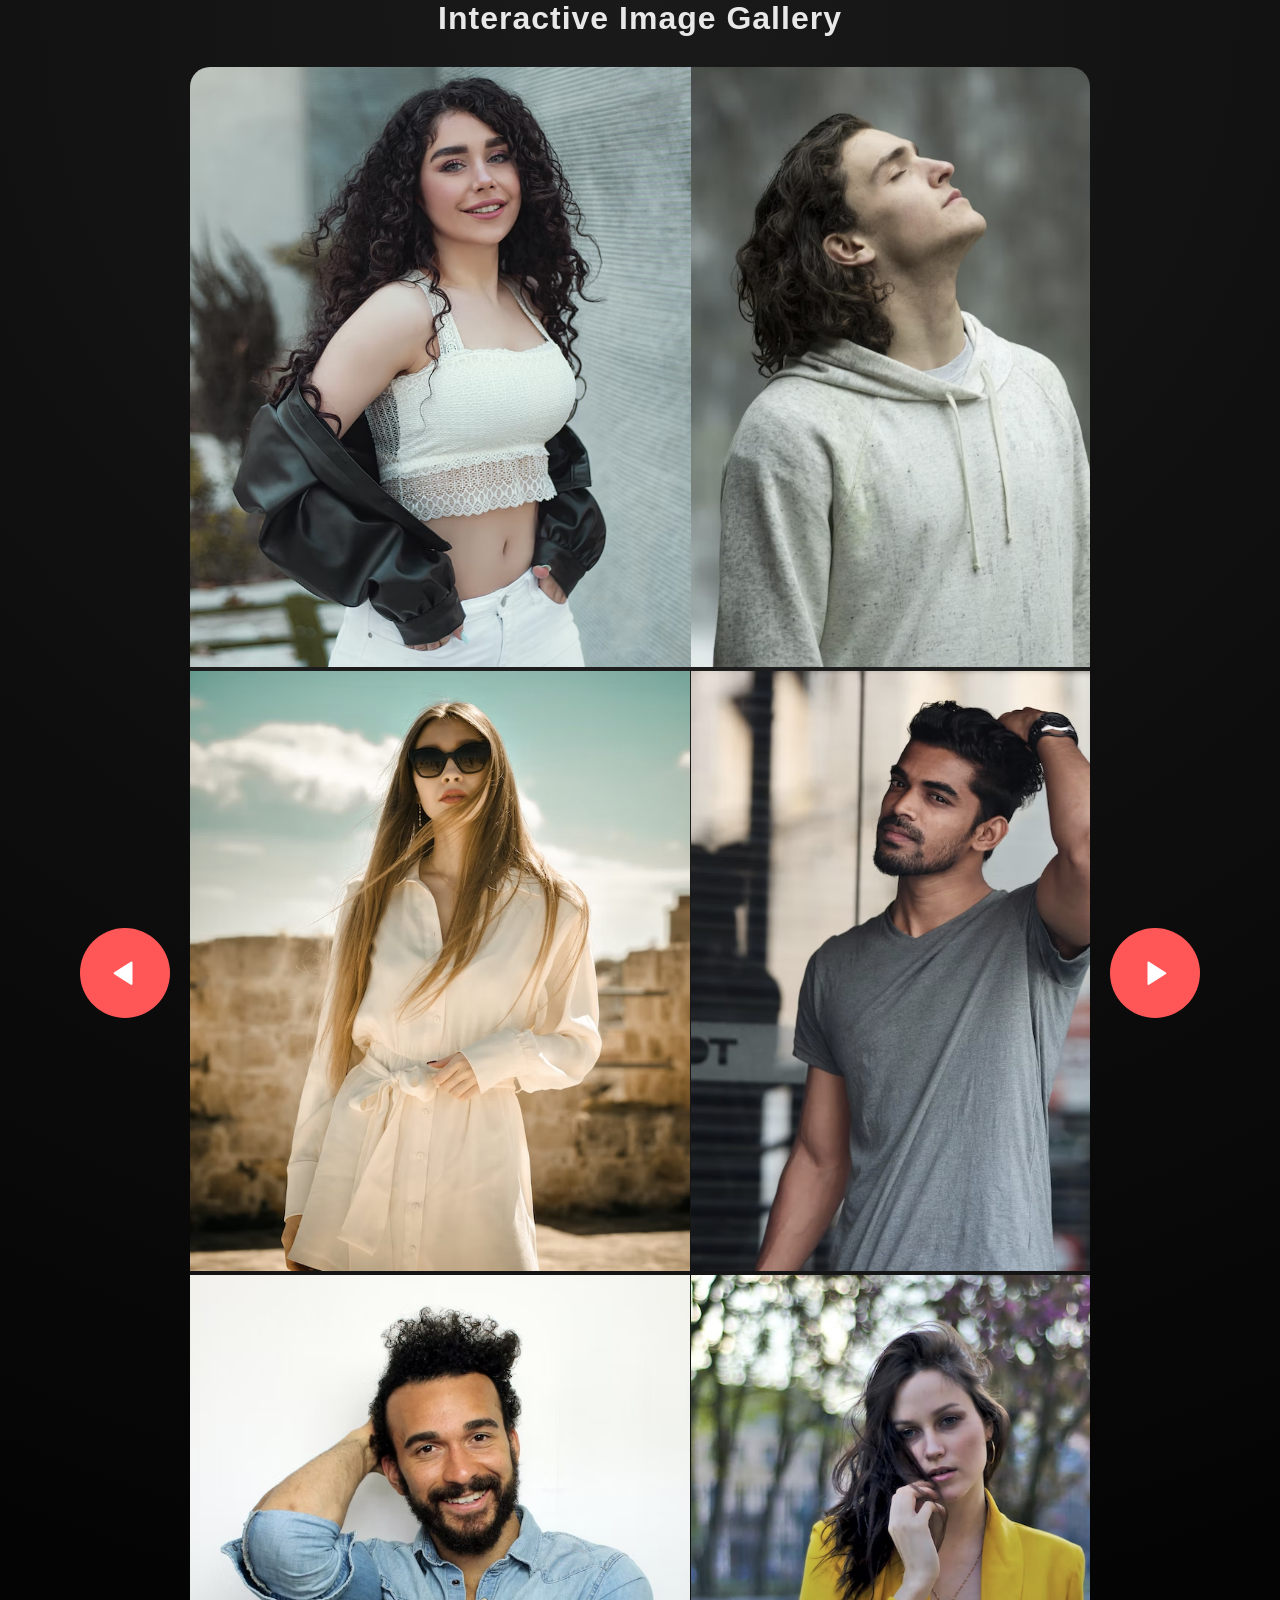
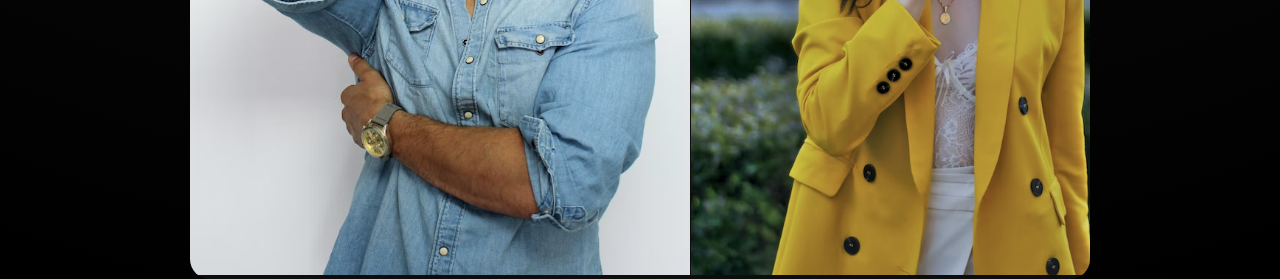
<file: index.html>
<!DOCTYPE html>
<html lang="en">
<head>
  <meta charset="UTF-8" />
  <meta name="viewport" content="width=device-width, initial-scale=1.0"/>
  <link rel="stylesheet" href="style.css" />
  <title>Image Gallery</title>
</head>
<body>
   <h1 class="title">Interactive Image Gallery</h1>
  <div  class="gallery-wrap" >
    <img src="./back.png" alt="Back" id="backBtn" />
    
    <div class="gallery" id="gallery">
      <div>
        <span><img src="./image-1.png" alt="Image 1" /></span>
        <span><img src="./image-2.png" alt="Image 2" /></span>
        <span><img src="./image-3.png" alt="Image 3" /></span>
      </div>
      <div>
        <span><img src="./image-4.png" alt="Image 4" /></span>
        <span><img src="./image-5.png" alt="Image 5" /></span>
        <span><img src="./image-6.png" alt="Image 6" /></span>
        
      </div>
    </div>
    
   <img src="./next.png" alt="Next" id="nextBtn" />
  </div>

  <script src="script.js"></script>
</body>
</html>
</file>
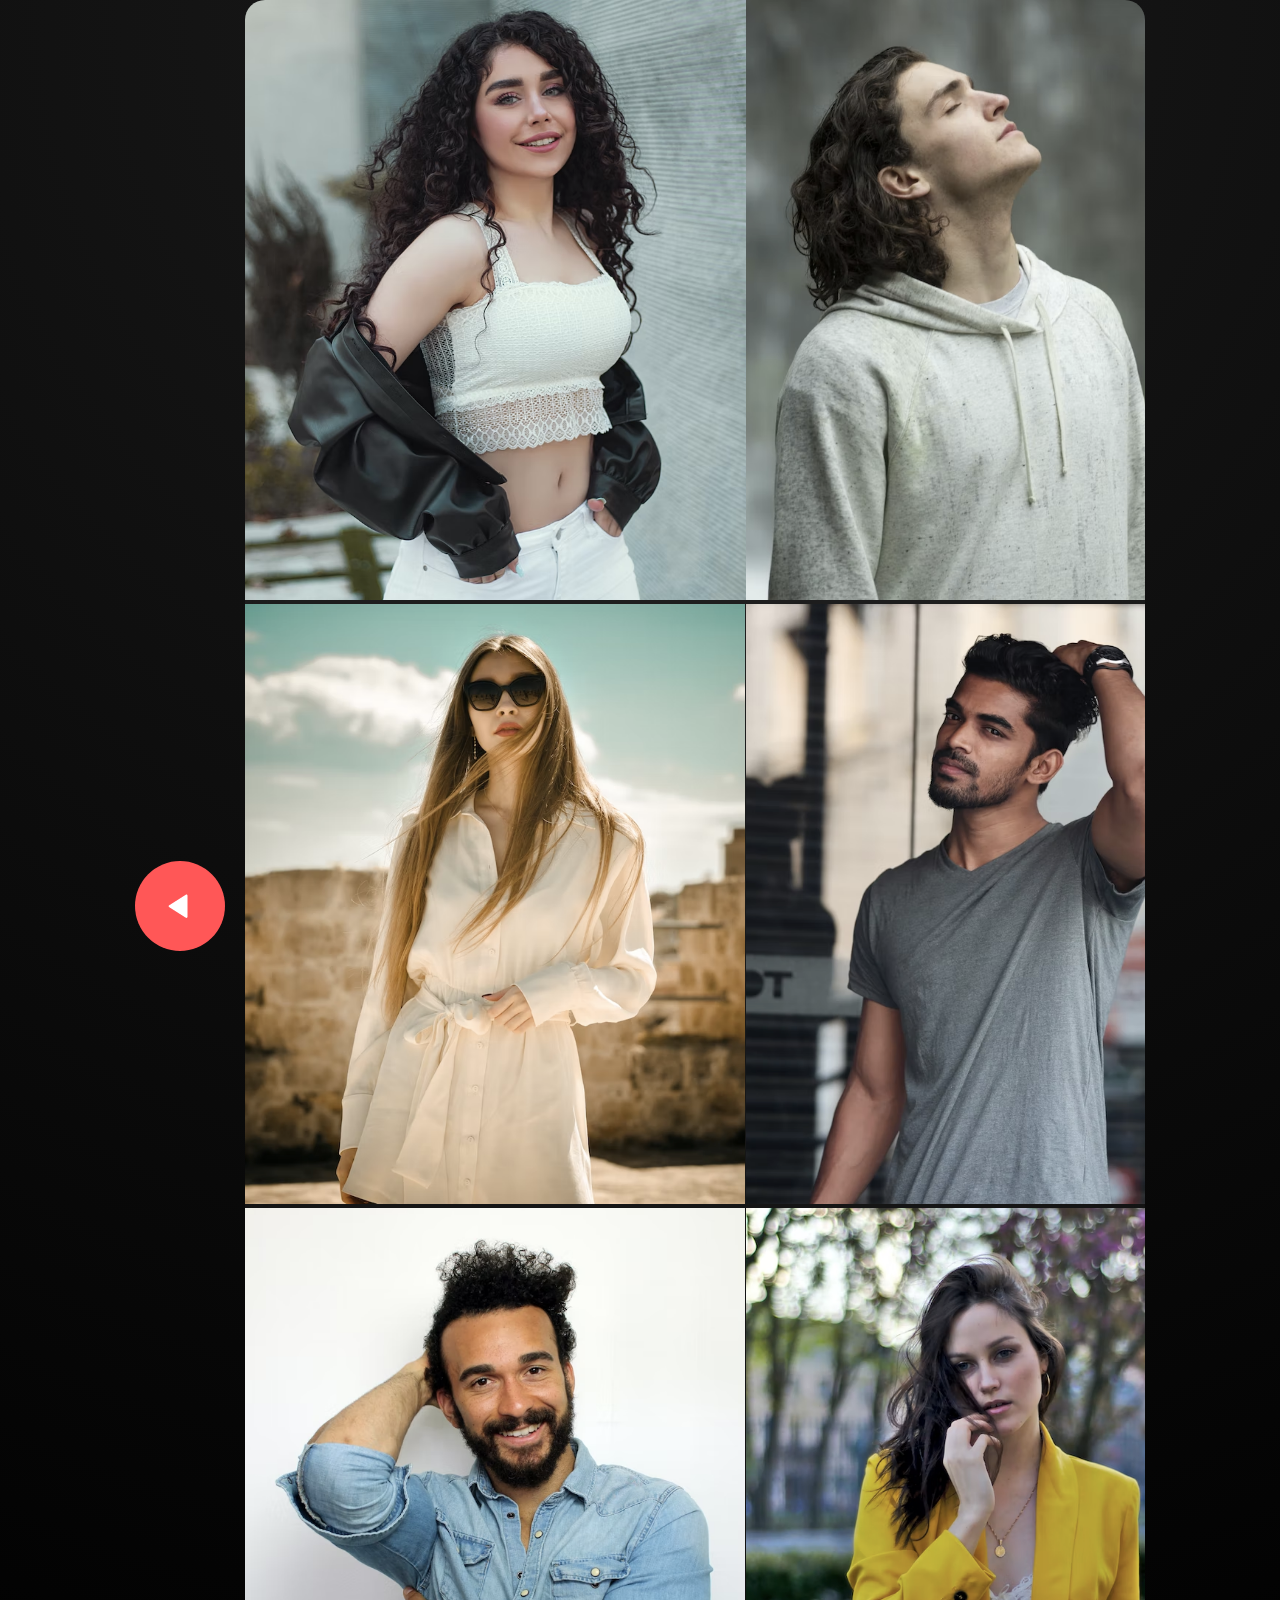
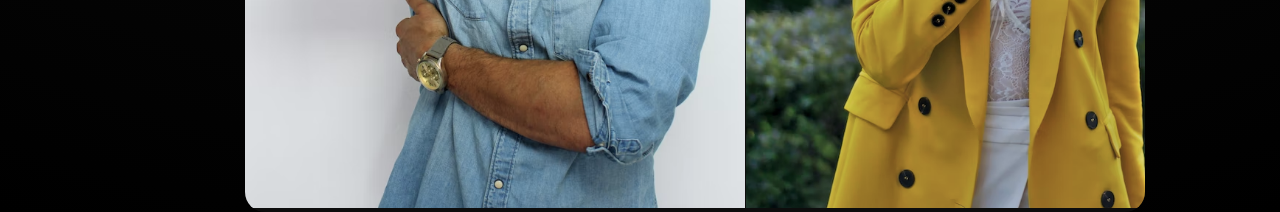
<file: Data.html>
<!DOCTYPE html>
<html lang="en">
<head>
  <meta charset="UTF-8" />
  <meta name="viewport" content="width=device-width, initial-scale=1.0"/>
  <link rel="stylesheet" href="style.css" />
  <title>Image Gallery</title>
</head>
<body>
  <div class="gallery-wrap">
    <img src="./back.png" alt="Back" id="backBtn" />
    
    <div class="gallery">
      <div>
        <span><img src="./image-1.png" alt="Image 1" /></span>
        <span><img src="./image-2.png" alt="Image 2" /></span>
        <span><img src="./image-3.png" alt="Image 3" /></span>
      </div>
      <div>
        <span><img src="./image-4.png" alt="Image 4" /></span>
        <span><img src="./image-5.png" alt="Image 5" /></span>
        <span><img src="./image-6.png" alt="Image 6" /></span>
      </div>
    </div>
    
    <img src="./next.png" alt
</file>
<file: style.css>
* {
  margin: 0;
  padding: 0;
  box-sizing: border-box;
  font-family: "Poppins", sans-serif;
}

body {
  background: radial-gradient(circle at top, #1a1a1a, #000);
  min-height: 100vh;
  display: flex;
  flex-direction: column;
  align-items: center;
  justify-content: center;
  color: #fff;
}

/* Title */
.title {
  margin-bottom: 30px;
  font-size: 2rem;
  letter-spacing: 1px;
  opacity: 0.9;
}

/* Wrapper */
.gallery-wrap {
  display: flex;
  align-items: center;
  gap: 20px;
}

/* Navigation Buttons */
.nav-btn {
  width: 50px;
  height: 50px;
  border-radius: 50%;
  border: none;
  background: rgba(255, 255, 255, 0.1);
  color: white;
  font-size: 1.2rem;
  cursor: pointer;
  backdrop-filter: blur(10px);
  transition: all 0.3s ease;
}

.nav-btn:hover {
  background: rgba(255, 255, 255, 0.25);
  transform: scale(1.15);
}

/* Gallery */
.gallery {
  width: 900px;
  overflow-x: scroll;
  display: flex;
  scroll-behavior: smooth;
  border-radius: 20px;
  background: rgba(255, 255, 255, 0.05);
  backdrop-filter: blur(15px);
}

.gallery::-webkit-scrollbar {
  display: none;
}

/* Slides */
.slide {
    width: 900px;        /* FORCE WIDTH */
  flex: 0 0 900px; 
  display: grid;
  grid-template-columns: repeat(3, 1fr);
  gap: 20px;
  padding: 20px;
  flex-shrink: 0;
}

/* Images */
.slide img {
  width: 100%;
  height: 260px;          /* KEY FIX */
  object-fit: cover;     /* MAGIC */
  border-radius: 16px;
  background: #111;
  filter: grayscale(100%);
  box-shadow: 0 8px 25px rgba(0, 0, 0, 0.5);
  transition: transform 0.35s ease, filter 0.35s ease;
}

.slide img:hover {
  filter: grayscale(0%);
  transform: scale(1.03);
  cursor: zoom-in;
}
</file>
